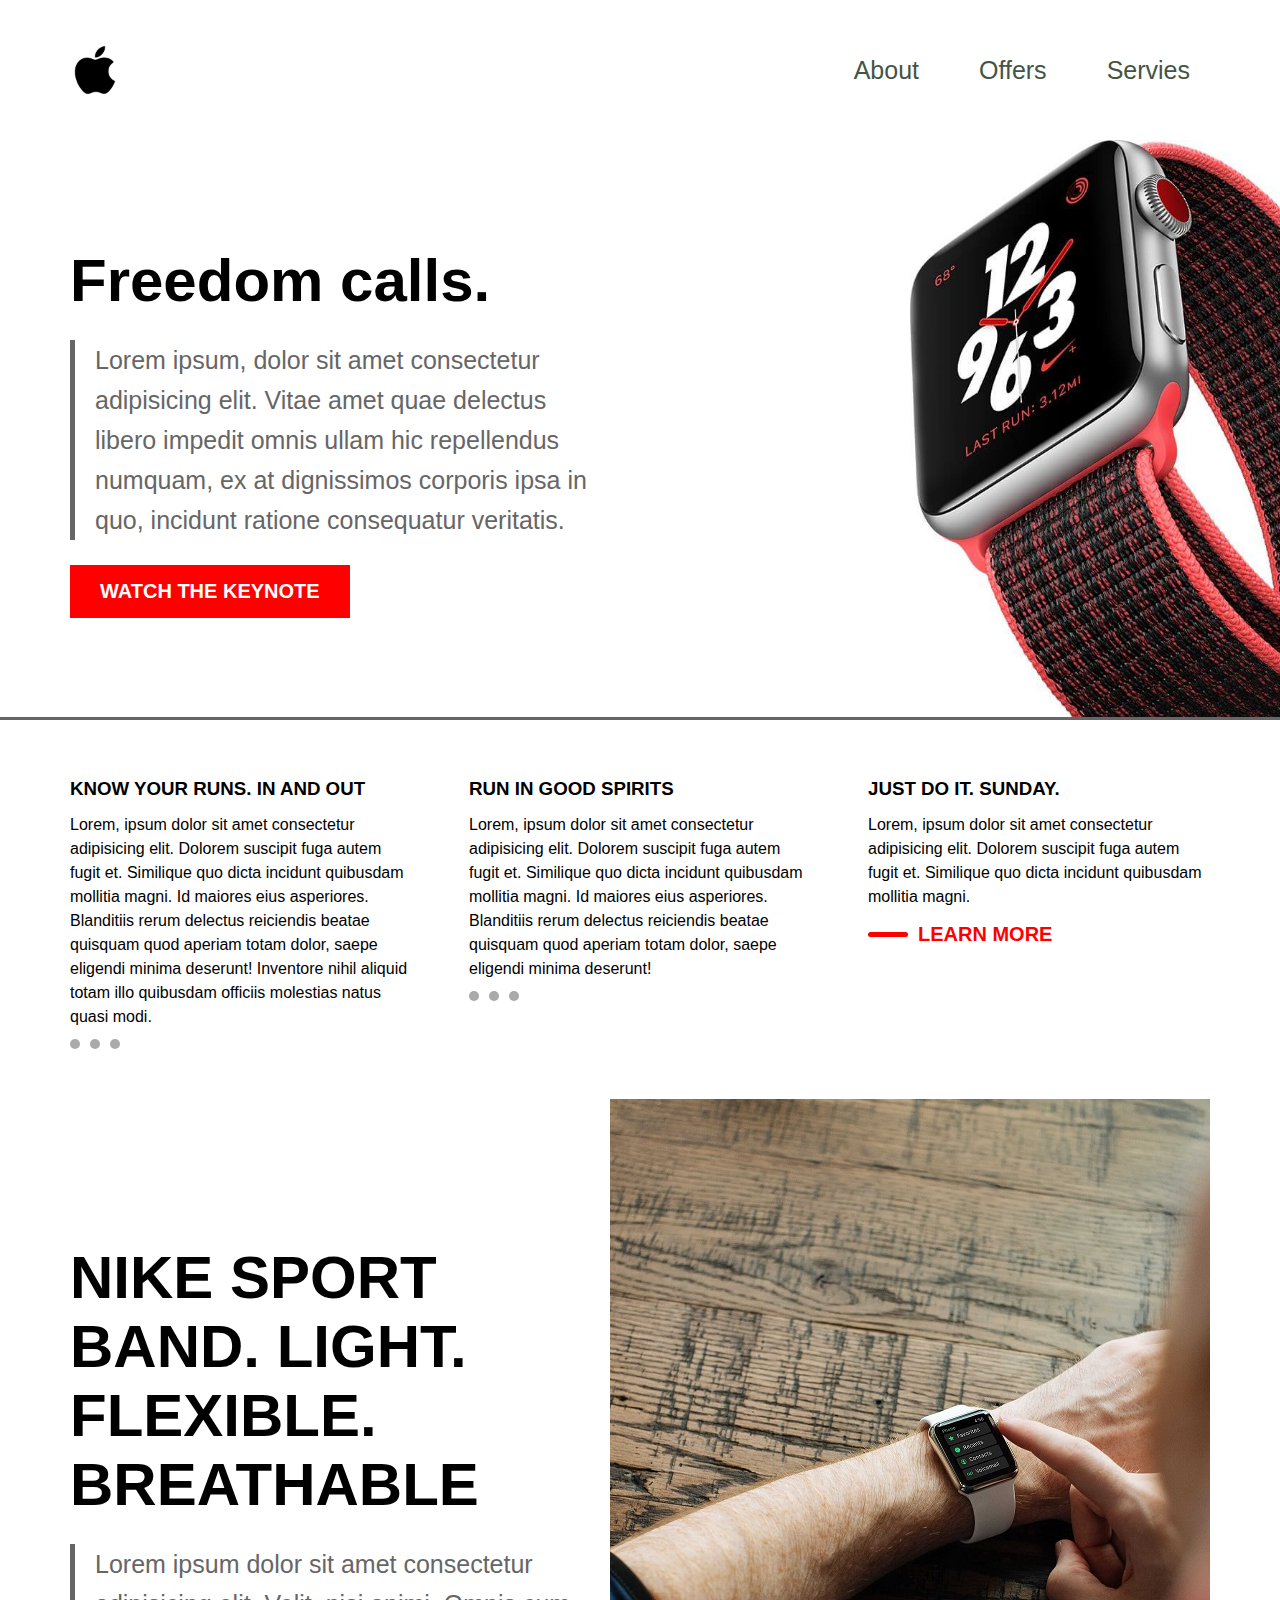
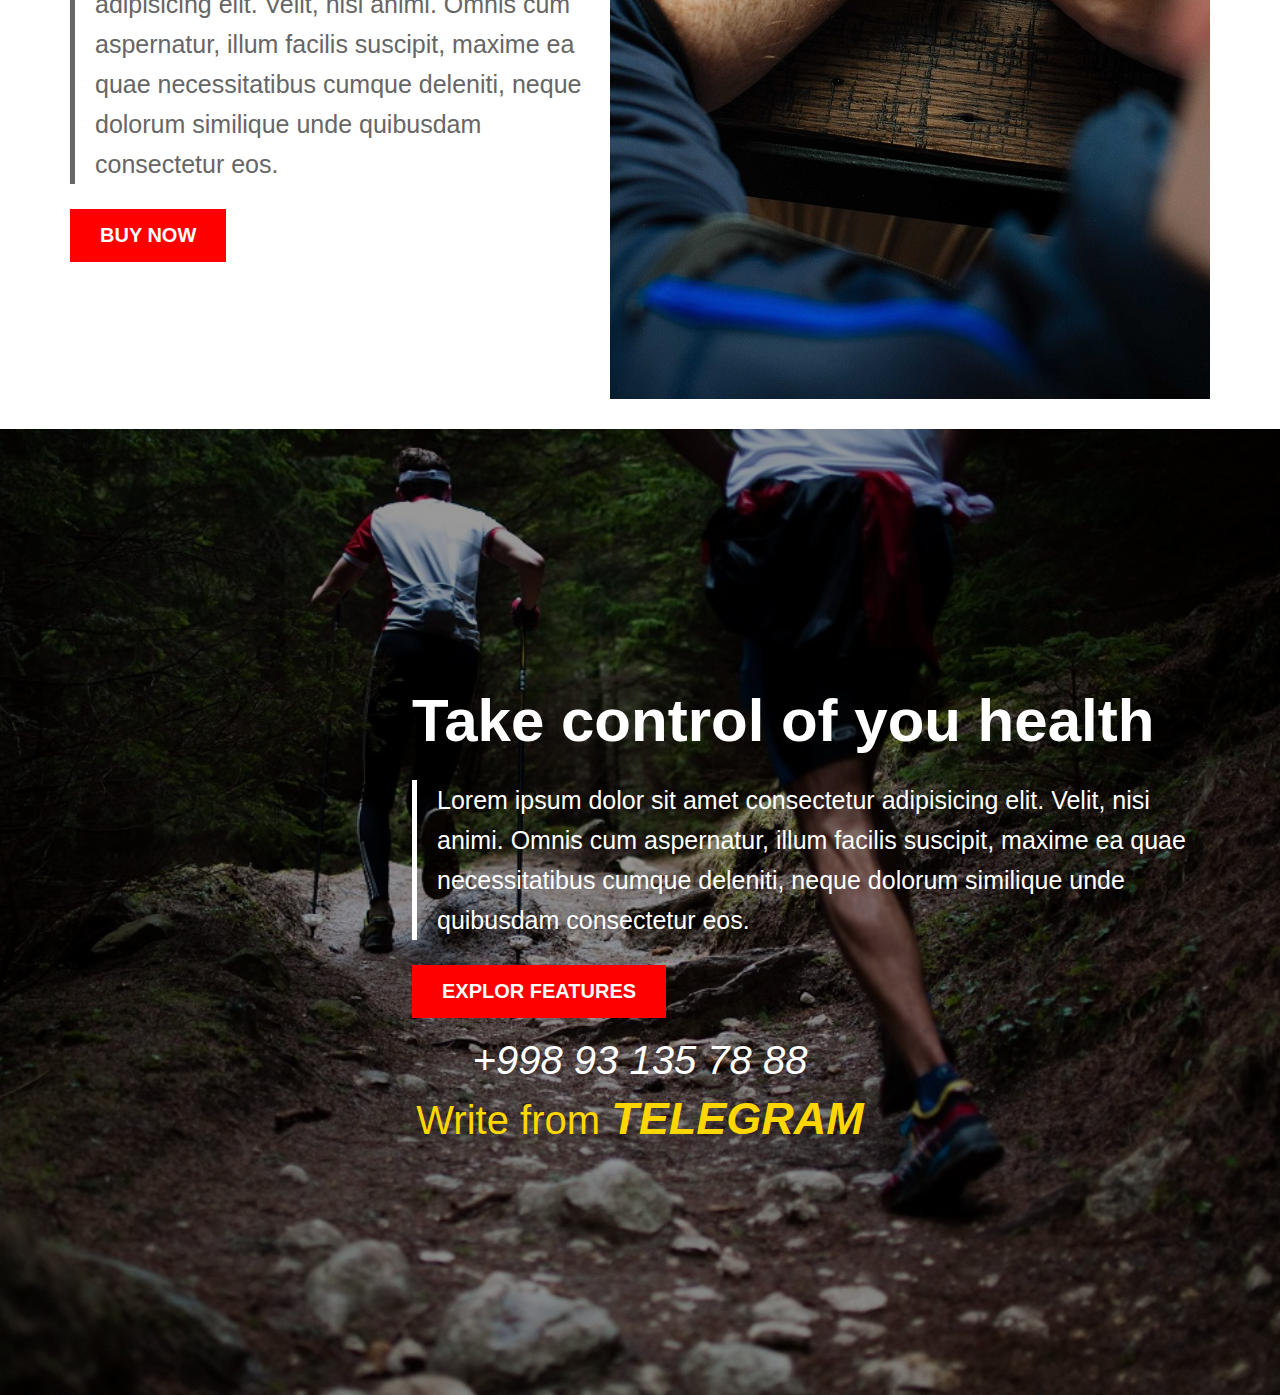
<file: index.html>
<!DOCTYPE html>
<html lang="en">
<head>
    <meta charset="UTF-8">
    <meta http-equiv="X-UA-Compatible" content="IE=edge">
    <meta name="viewport" content="width=device-width, initial-scale=1.0">
    <title>Apple Watches</title>
    <link rel="stylesheet" href="style.css">
    <link rel="shortcut icon" href="favikon.png" type="image/x-icon">
</head>
<body>
    <div class="container">
        <div class="top-flex">
            <img class="img" src="Apple.png" alt="Apple">
            <ul class="ul">
                <li class="li">
                    <a href="second.html" class="link">About</a>
                </li>
                <li class="li">
                    <a href="third.html" class="link">Offers</a>
                </li>
                <li class="li">
                    <a href="#box" class="link">Servies</a>
                </li>
            </ul>
        </div>
    </div>
    <div class="apple-box">
        <div class="container">
            <div class="flexbox">
                <div class="leftbox lf">
                    <h2 class="left-title">Freedom calls.</h2>
                    <p class="writing">Lorem ipsum, dolor sit amet consectetur adipisicing elit. Vitae amet quae delectus libero impedit omnis ullam hic repellendus numquam, ex at dignissimos corporis ipsa in quo, incidunt ratione consequatur veritatis.</p>
                    <div class="redlink">Watch the keynote</div>
                </div>
                <img src="watch.jpg" alt="watch" class="img-watch">
            </div>
        </div>
    </div>
    <div class="container">
        <div class="threebox">
            <div class="box">
                <h3 class="title">KNOW YOUR RUNS. IN AND OUT</h3>
                <p class="box-writing">Lorem, ipsum dolor sit amet consectetur adipisicing elit. Dolorem suscipit fuga autem fugit et. Similique quo dicta incidunt quibusdam mollitia magni. Id maiores eius asperiores. Blanditiis rerum delectus reiciendis beatae quisquam quod aperiam totam dolor, saepe eligendi minima deserunt! Inventore nihil aliquid totam illo quibusdam officiis molestias natus quasi modi.</p>
                <div class="sircle">
                    <div class="s"></div>
                    <div class="s"></div>
                    <div class="s"></div>
                </div>
            </div>
            <div class="box">
                <h3 class="title">RUN IN GOOD SPIRITS</h3>
                <p class="box-writing">Lorem, ipsum dolor sit amet consectetur adipisicing elit. Dolorem suscipit fuga autem fugit et. Similique quo dicta incidunt quibusdam mollitia magni. Id maiores eius asperiores. Blanditiis rerum delectus reiciendis beatae quisquam quod aperiam totam dolor, saepe eligendi minima deserunt!</p>

                <div class="sircle">
                    <div class="s"></div>
                    <div class="s"></div>
                    <div class="s"></div>
                </div>
            </div>
            <div class="box">
                <h3 class="title">JUST DO IT. SUNDAY.</h3>
                <p class="box-writing">Lorem, ipsum dolor sit amet consectetur adipisicing elit. Dolorem suscipit fuga autem fugit et. Similique quo dicta incidunt quibusdam mollitia magni.</p>
                <div class="wbox">
                    <div class="w"></div>
                    <div class="le">LEARN MORE</div>
                </div>
            </div>
        </div>
    </div>
    <div class="container">
        <div id="box" class="bandbox">
            <div class="leftbox ls">
                <h2 class="left-title">NIKE SPORT BAND. LIGHT. FLEXIBLE. BREATHABLE</h2>
                <p class="writing">Lorem ipsum dolor sit amet consectetur adipisicing elit. Velit, nisi animi. Omnis cum aspernatur, illum facilis suscipit, maxime ea quae necessitatibus cumque deleniti, neque dolorum similique unde quibusdam consectetur eos.</p>
                <div class="redlink">BUY NOW</div>
            </div>
            <img src="preview.jpg" alt="preview">
        </div>
    </div>
    <div class="bottombox">
        <div class="container">
            <div class="leftbox lt">
                <h2 class="left-title">Take control of you health</h2>
                <p class="writing page">Lorem ipsum dolor sit amet consectetur adipisicing elit. Velit, nisi animi. Omnis cum aspernatur, illum facilis suscipit, maxime ea quae necessitatibus cumque deleniti, neque dolorum similique unde quibusdam consectetur eos.</p>
                <div class="redlink">EXPLOR FEATURES</div>
            </div>
            <div class="phonebox">
                <div class="phone">+998 93 135 78 88</div>
                <a class="t-me" href="https://t.me/Abduhakim27" target="_blank">Write from <strong class="telegram">TELEGRAM</strong></a>
            </div>
        </div>
    </div>
</body>
</html>
</file>
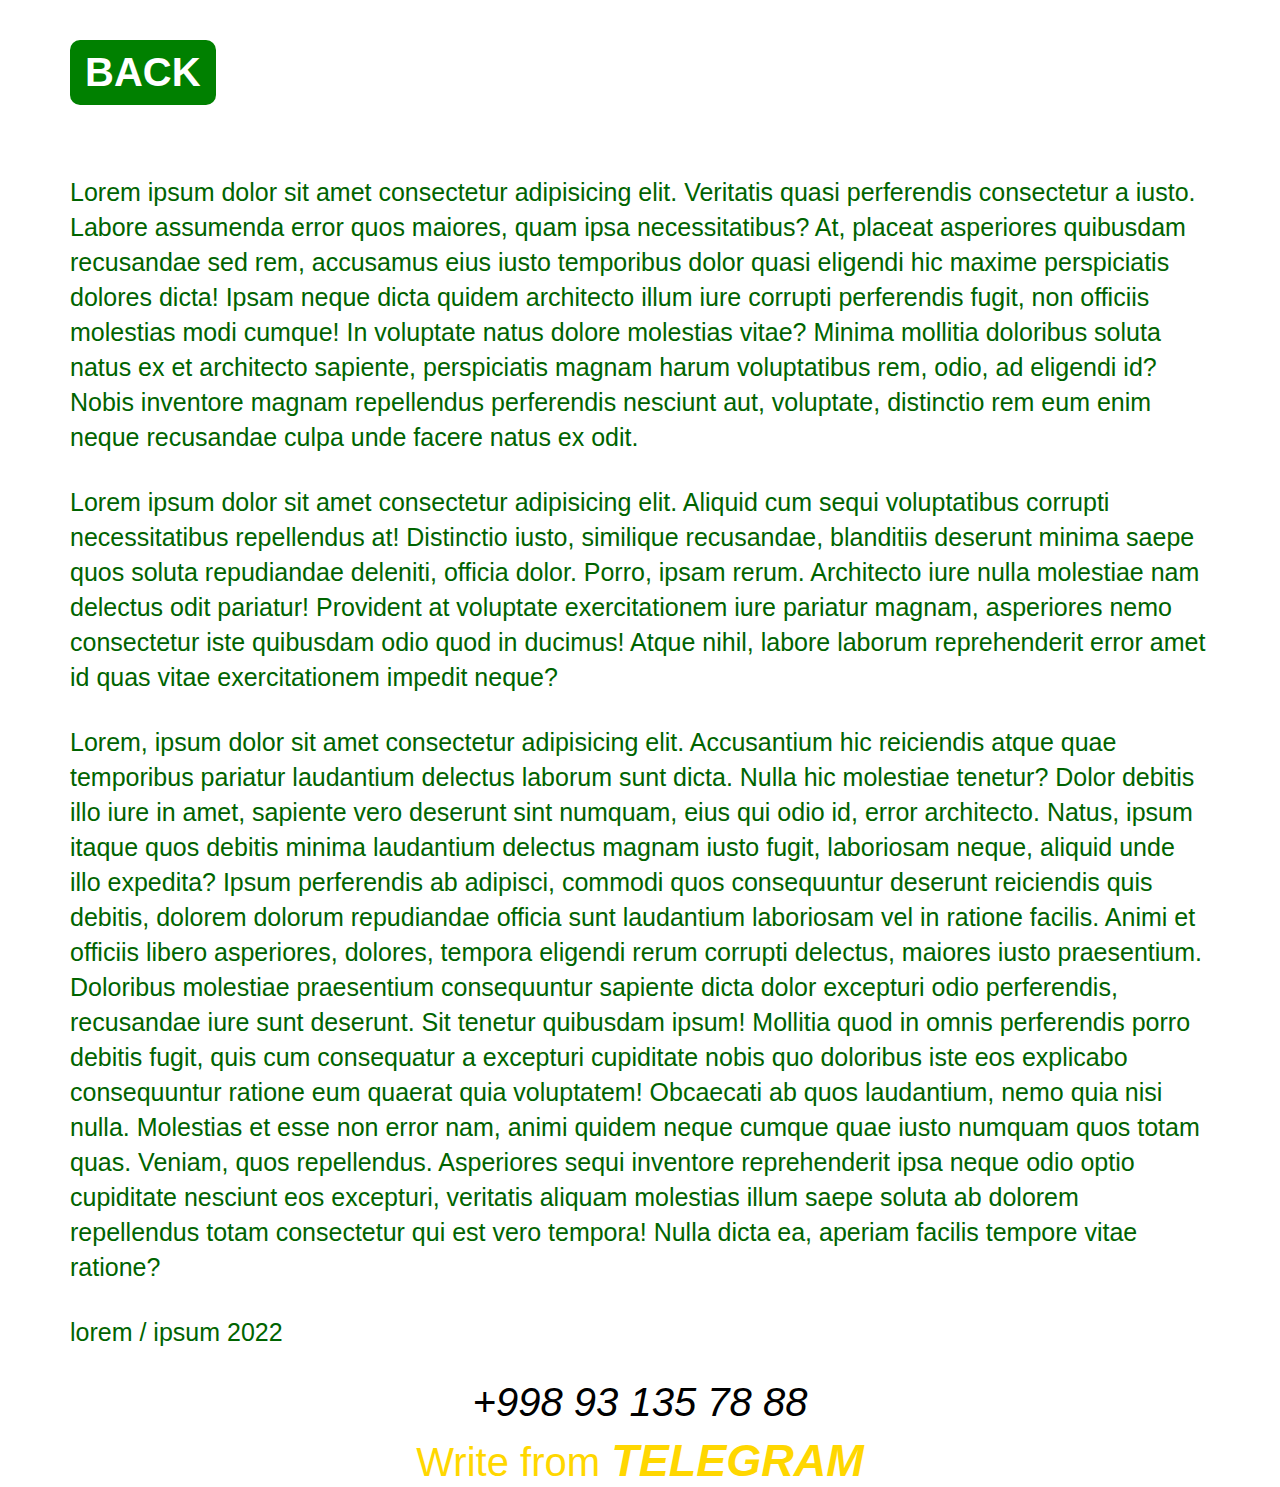
<file: second.html>
<!DOCTYPE html>
<html lang="en">
<head>
    <meta charset="UTF-8">
    <meta http-equiv="X-UA-Compatible" content="IE=edge">
    <meta name="viewport" content="width=device-width, initial-scale=1.0">
    <title>About</title>
    <link rel="stylesheet" href="style.css">
    <link rel="shortcut icon" href="favikon.png" type="image/x-icon">
</head>
<body>
    <div class="container">
        <a class="back" href="index.html">BACK</a>
        <p class="p">Lorem ipsum dolor sit amet consectetur adipisicing elit. Veritatis quasi perferendis consectetur a iusto. Labore assumenda error quos maiores, quam ipsa necessitatibus? At, placeat asperiores quibusdam recusandae sed rem, accusamus eius iusto temporibus dolor quasi eligendi hic maxime perspiciatis dolores dicta! Ipsam neque dicta quidem architecto illum iure corrupti perferendis fugit, non officiis molestias modi cumque! In voluptate natus dolore molestias vitae? Minima mollitia doloribus soluta natus ex et architecto sapiente, perspiciatis magnam harum voluptatibus rem, odio, ad eligendi id? Nobis inventore magnam repellendus perferendis nesciunt aut, voluptate, distinctio rem eum enim neque recusandae culpa unde facere natus ex odit.</p>
        <p class="p">Lorem ipsum dolor sit amet consectetur adipisicing elit. Aliquid cum sequi voluptatibus corrupti necessitatibus repellendus at! Distinctio iusto, similique recusandae, blanditiis deserunt minima saepe quos soluta repudiandae deleniti, officia dolor. Porro, ipsam rerum. Architecto iure nulla molestiae nam delectus odit pariatur! Provident at voluptate exercitationem iure pariatur magnam, asperiores nemo consectetur iste quibusdam odio quod in ducimus! Atque nihil, labore laborum reprehenderit error amet id quas vitae exercitationem impedit neque?</p>
        <p class="p">Lorem, ipsum dolor sit amet consectetur adipisicing elit. Accusantium hic reiciendis atque quae temporibus pariatur laudantium delectus laborum sunt dicta. Nulla hic molestiae tenetur? Dolor debitis illo iure in amet, sapiente vero deserunt sint numquam, eius qui odio id, error architecto. Natus, ipsum itaque quos debitis minima laudantium delectus magnam iusto fugit, laboriosam neque, aliquid unde illo expedita? Ipsum perferendis ab adipisci, commodi quos consequuntur deserunt reiciendis quis debitis, dolorem dolorum repudiandae officia sunt laudantium laboriosam vel in ratione facilis. Animi et officiis libero asperiores, dolores, tempora eligendi rerum corrupti delectus, maiores iusto praesentium. Doloribus molestiae praesentium consequuntur sapiente dicta dolor excepturi odio perferendis, recusandae iure sunt deserunt. Sit tenetur quibusdam ipsum! Mollitia quod in omnis perferendis porro debitis fugit, quis cum consequatur a excepturi cupiditate nobis quo doloribus iste eos explicabo consequuntur ratione eum quaerat quia voluptatem! Obcaecati ab quos laudantium, nemo quia nisi nulla. Molestias et esse non error nam, animi quidem neque cumque quae iusto numquam quos totam quas. Veniam, quos repellendus. Asperiores sequi inventore reprehenderit ipsa neque odio optio cupiditate nesciunt eos excepturi, veritatis aliquam molestias illum saepe soluta ab dolorem repellendus totam consectetur qui est vero tempora! Nulla dicta ea, aperiam facilis tempore vitae ratione?</p>
        <p class="p">lorem / ipsum 2022</p>
    </div>
    <div class="phonebox">
        <div class="phone phones">+998 93 135 78 88</div>
        <a class="t-me" href="https://t.me/Abduhakim27" target="_blank">Write from <strong class="telegram">TELEGRAM</strong></a>
    </div>
</body>
</html>
</file>
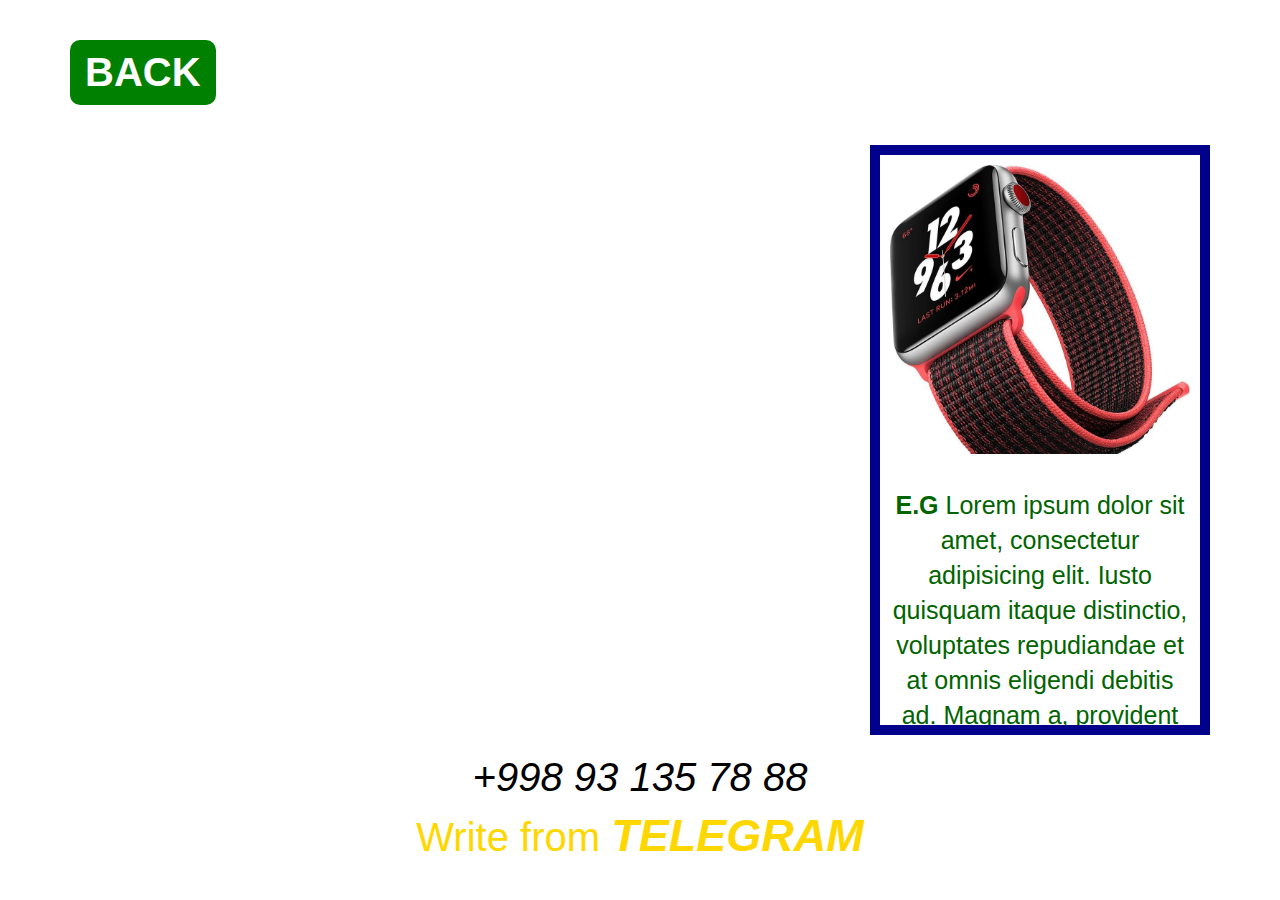
<file: third.html>
<!DOCTYPE html>
<html lang="en">
<head>
    <meta charset="UTF-8">
    <meta http-equiv="X-UA-Compatible" content="IE=edge">
    <meta name="viewport" content="width=device-width, initial-scale=1.0">
    <title>Offers</title>
    <link rel="stylesheet" href="style.css">
    <link rel="shortcut icon" href="favikon.png" type="image/x-icon">
</head>
<body>
    <div class="container">
        <a class="back" href="index.html">BACK</a>
        <div class="boxh">
            <img class="watch" src="watch.jpg" alt="watch">
            <p class="p"><strong>E.G</strong> Lorem ipsum dolor sit amet, consectetur adipisicing elit. Iusto quisquam itaque distinctio, voluptates repudiandae et at omnis eligendi debitis ad. Magnam a, provident esse, iure eveniet nesciunt repellendus temporibus voluptas dolor hic quod dignissimos, perspiciatis asperiores labore! Aspernatur repellendus aut aliquid totam beatae, qui optio officiis maiores. Ex, architecto error!</p>
            <p class="p">Lorem ipsum dolor sit amet consectetur adipisicing elit. Necessitatibus minus, aspernatur impedit vero maiores esse aut debitis porro hic optio. In nesciunt ipsum illum consectetur quos, dolorem, minus rem ipsa sit, corrupti itaque fuga reiciendis eveniet esse eum? Atque veniam aliquam dolorem officia, incidunt quasi blanditiis illo aut id temporibus voluptates eos maiores rem autem fugiat pariatur optio, quibusdam soluta amet? Atque dolore fuga, accusamus accusantium necessitatibus saepe quibusdam. Odio vero id corrupti magnam perspiciatis quo excepturi tenetur velit quia quae? Asperiores dolor tempora quas numquam minima labore quaerat officia nisi maiores, excepturi similique ut quibusdam. Accusamus et nam sunt harum veniam quis hic excepturi natus, eum vel, iusto alias enim? Facilis et veniam corrupti odio consequuntur aspernatur culpa labore natus libero sint dicta ullam atque excepturi consequatur porro cum, necessitatibus aliquam fuga consectetur dolorem sapiente possimus officiis. Illum blanditiis ex velit. Libero suscipit dolores eveniet consequuntur iusto voluptatibus ipsam.</p>
        </div>
    </div>
    <div class="phonebox">
        <div class="phone phones">+998 93 135 78 88</div>
        <a class="t-me" href="https://t.me/Abduhakim27" target="_blank">Write from <strong class="telegram">TELEGRAM</strong></a>
    </div>
</body>
</html>
</file>
<file: style.css>
body {
    margin: 0;
    font-family: sans-serif;
}
html {
    box-sizing: border-box;
}
img {
    max-width: 100%;
    height: auto;
}
.container {
    padding: 0 240px;
}
.top-flex {
    display: flex;
    align-items: center;
    justify-content: space-between;
    margin: 45px 0;
}
.img {
    width: 50px;
}
.ul {
    display: flex;
    flex-wrap: wrap;
    list-style: none;
    padding: 0;
    margin: 0;
}
.li {
    margin-left: 20px;
}
.link {
    display: inline-block;
    text-decoration: none;
    color: #454;
    font-size: 25px;
    padding: 10px 20px;
}
.link:hover {
    background-color: #aaa;
    color: red;
}
.apple-box {
    border-bottom: 3px solid #666;
    overflow: hidden;
}
.flexbox {
    width: 100%;
    display: flex;
    justify-content: space-between;
    align-items: center;
}
.leftbox {
    width: 80%;
}
.img-watch {
    width: 800px;
    transform: translateX(50%);
}
.left-title {
    font-size: 60px;
    margin: 7px 0;
}
.writing {
    color: #666;
    line-height: 1.6;
    font-size: 25px;
    padding-left: 20px;
    border-left: 5px solid #666;
}
.redlink {
    display: inline-block;
    color: white;
    font-size: 20px;
    font-weight: bold;
    padding: 15px 30px;
    background-color: red;
    cursor: pointer;
    text-transform: uppercase;
}
.redlink:hover {
    background-color: orangered;
}
.threebox {
    display: flex;
    justify-content: space-between;
    align-items: start;
    flex-wrap: wrap;
    margin: 50px 0;
}
.box {
    width: 30%;
    line-height: 1.5;
}
.title {
    margin: 5px 0;
}
.box-writing {
    margin: 10px 0;
}
.sircle {
    width: 20%;
    display: flex;
    align-items: center;
}
.s {
    width: 10px;
    height: 10px;
    border-radius: 50%;
    background-color: #aaa;
    margin-right: 10px;
    cursor: pointer;
}
.wbox {
    display: flex;
    align-items: center;
}
.w {
    width: 40px;
    height: 5px;
    background-color: red;
    margin-right: 10px;
    border-radius: 20px;
    transition: 0.2s all linear;
}
.le {
    font-size: 20px;
    font-weight: bold;
    color: red;
    cursor: pointer;
}
.wbox:hover .w {
    width: 55px;
}
.bandbox {
    display: flex;
    justify-content: space-between;
    align-items: center;
    margin: 30px 0;
}
.ls  {
    width: 60%;
}
.bottombox {
    padding: 250px 0;
    background-image: linear-gradient(rgba(0, 0, 0, 0.4), rgba(0, 0, 0, 0.4)), url("runners.jpg");
    background-repeat: no-repeat;
    background-size: cover;
    background-position: center;
}
.lt{
    width: 45%;
    color: white;
    margin-left: auto;
}
.page {
    color: white;
    border-color: white;
}
.back {
    text-decoration: none;
    font-size: 40px;
    font-weight: bold;
    padding: 10px 15px;
    background-color: green;
    display: inline-block;
    color: white;
    margin: 40px 0;
    border-radius: 10px;
}
.p {
    margin: 30px 0;
    line-height: 1.4;
    color: darkgreen;
    font-size: 25px;
}
.watch {
    width: 500px;
}
.boxh {
    text-align: center;
    width: 300px;
    height: 550px;
    border: 10px solid darkblue;
    padding: 10px;
    margin-left: auto;
    overflow: auto;
}
.phonebox {
    font-size: 40px;
    color: white;
    text-align: center;
    margin-top: 20px;
}
.phone {
    font-style: italic;
    margin-bottom: 10px;
}
.t-me {
    text-decoration: none;
    display: inline-block;
    color: gold;
}
.telegram {
    font-style: italic;
    font-size: 45px;
}
.phones {
    color: black;
}
@media(max-width:1600px){
    .leftbox {
        width: 70%;
    }
    .img-watch {
        width: 600px;
    }
    .container {
        padding: 0 150px;
    }
}
@media(max-width:1400px) {
    .container {
        padding: 0 70px;
    }
}
@media(max-width:1200px) {
    .container {
        padding: 0 20px;
    }
    .bandbox {
        flex-direction: column-reverse;
        text-align: center;
    }
    .ls {
        width: 90%;
        margin-top: 40px;
    }
    .ls .left-title {
        font-size: 40px;
    }
    .lt {
        margin: auto;
        width: 70%;
    }
    .ls .writing {
        border: none;
        padding: 0;
    }
}
@media(max-width:1050px) {
    .leftbox {
        width: 95%;
    }
    .box {
        width: 45%;
        margin-bottom: 15px;
    }
    .flexbox {
        flex-direction: column;
    }
    .apple-box {
        border: none;
    }
    .img-watch {
        transform: translate(0);
        margin-top: 30px;
    }
}
@media(max-width:850px){
    .bandbox {
        text-align: left;
    }
    .lf {
        width: 100%;
    }
    .writing {
        border: none;
        padding: 0;
    }
    .leftbox {
        width: 100%;
    }
    .ls {
        width: 100%;
    }
}
@media(max-width:650px){
    .box {
        width: 95%;
    }
    .box-writing {
        font-size: 20px;
    }
    .lt {
        width: 100%;
    }
    .bottombox {
        padding: 0;
        background-image: none;
    }
    .lt .left-title {
        color: black;
    }
    .lt .writing {
        color: black;
    }
}
@media(max-width:460px){
    .top-flex {
        flex-direction: column;
    }
    .img {
        width: 100px;
        margin-bottom: 30px;
    }
    .container {
        padding: 0 4px;
    }
    .box {
        width: 100%;
    }
    .left-title {
        font-size: 40px;
    }
    .img-watch {
        margin-top: 50px;
    }
    .phone {
        font-size: 30px;
    }
    .ls .left-title {
        font-size: 35px;
    }
}
@media (max-width:370px) {
    .ls {
        width: 100%;
    }
    .lt {
        width: 100%;
    }
    .ul {
        justify-content: center;
    }
}
</file>
